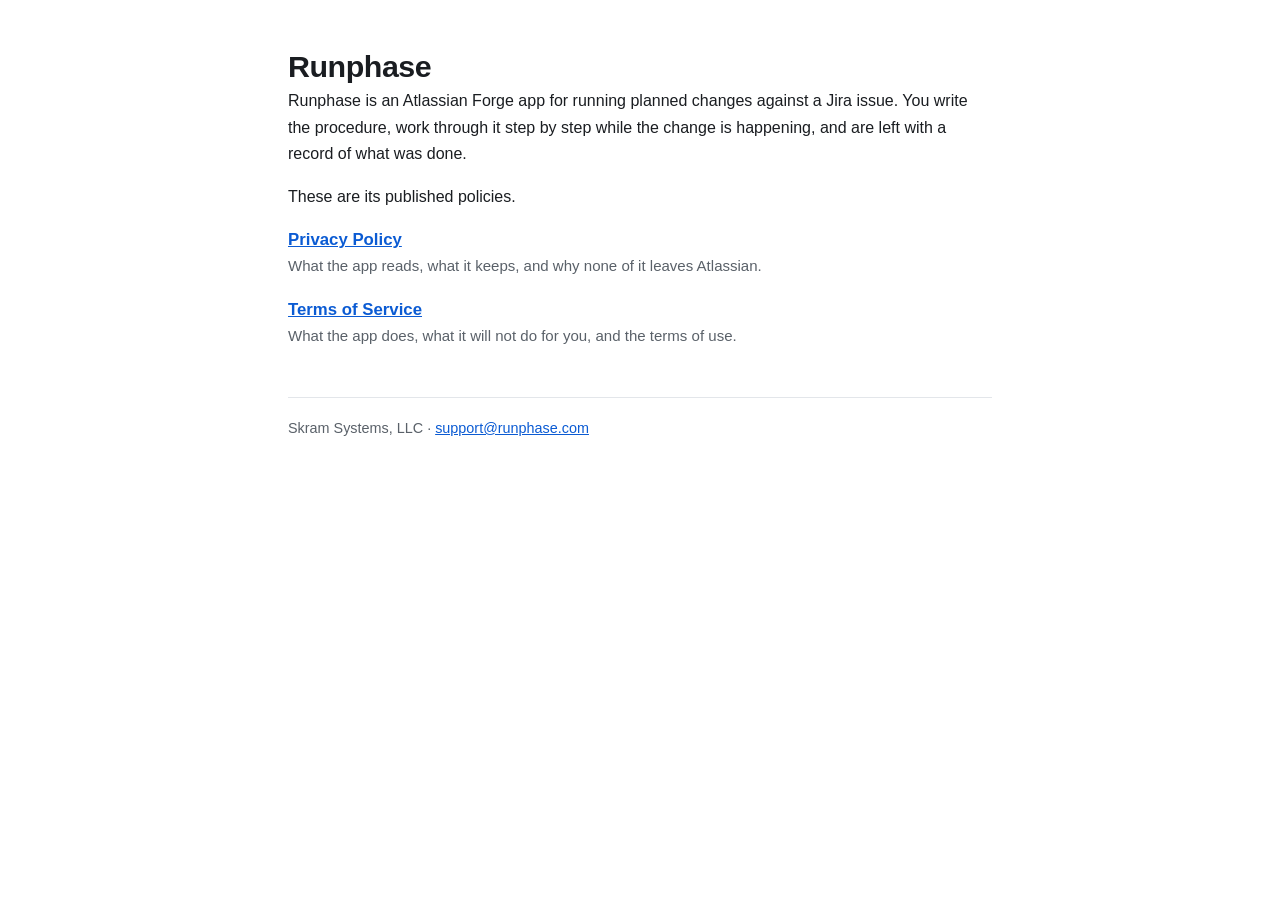
<file: index.html>
<!doctype html>
<html lang="en">
<head>
<meta charset="utf-8">
<meta name="viewport" content="width=device-width, initial-scale=1">
<title>Runphase Legal</title>
<link rel="stylesheet" href="style.css">
</head>
<body>
<main>

<h1>Runphase</h1>

<p>Runphase is an Atlassian Forge app for running planned changes against a
Jira issue. You write the procedure, work through it step by step while the
change is happening, and are left with a record of what was done.</p>

<p>These are its published policies.</p>

<ul class="index-list">
  <li>
    <a href="privacy-policy.html">Privacy Policy</a>
    <span>What the app reads, what it keeps, and why none of it leaves
    Atlassian.</span>
  </li>
  <li>
    <a href="terms-of-service.html">Terms of Service</a>
    <span>What the app does, what it will not do for you, and the terms of
    use.</span>
  </li>
</ul>

<footer>
  Skram Systems, LLC &middot;
  <a href="mailto:support@runphase.com">support@runphase.com</a>
</footer>

</main>
</body>
</html>
</file>
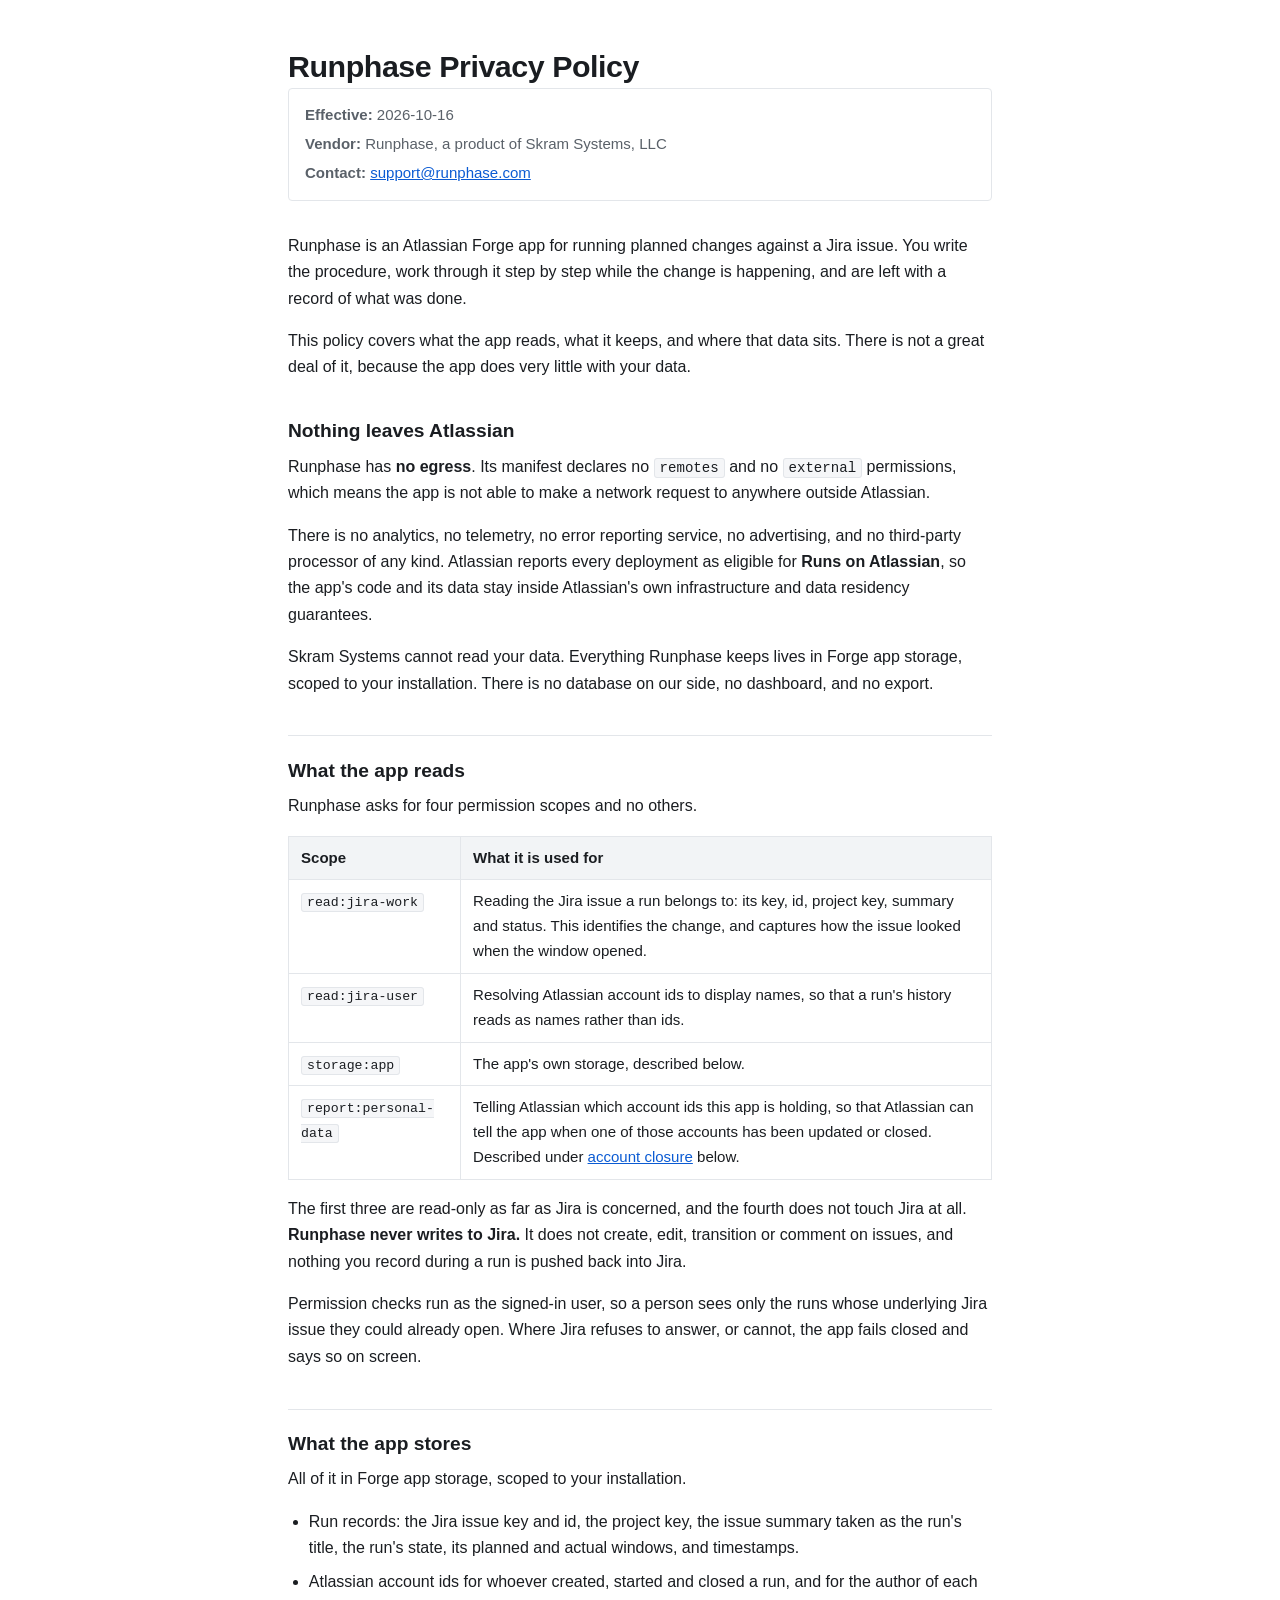
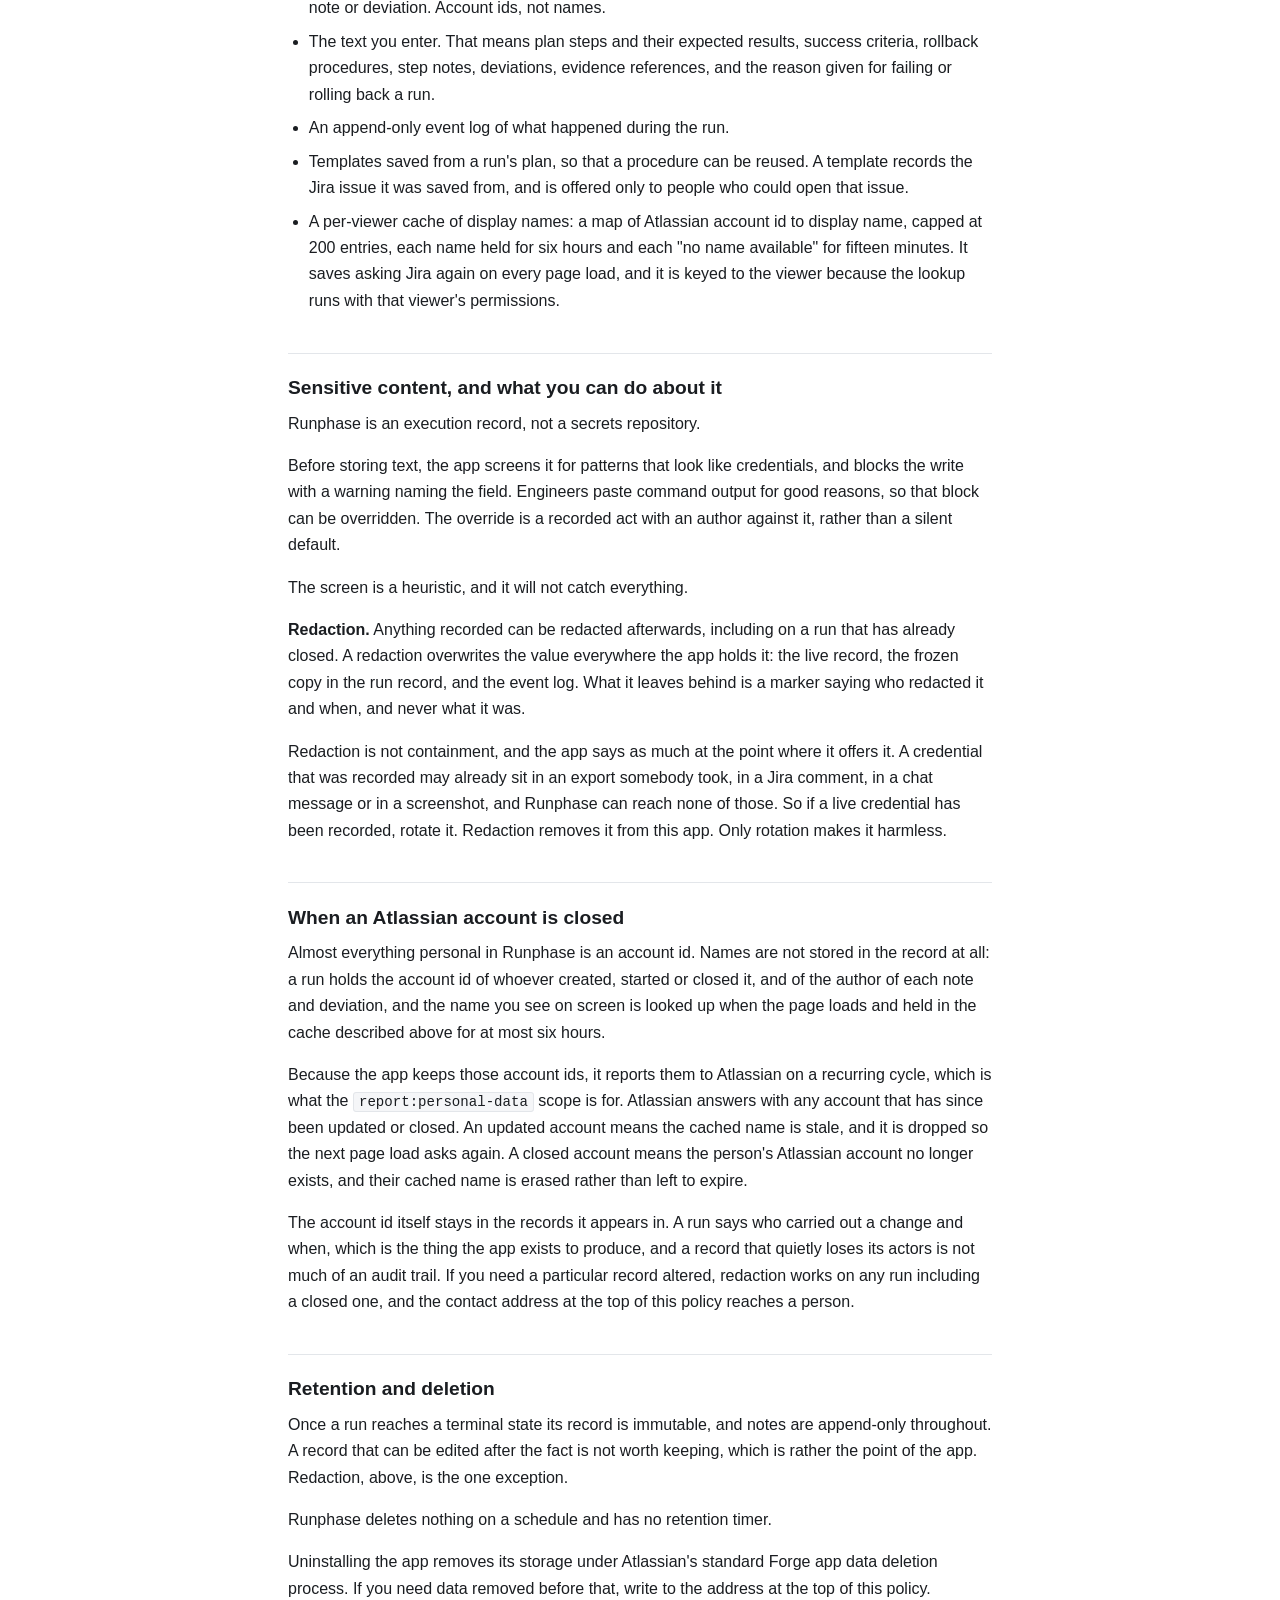
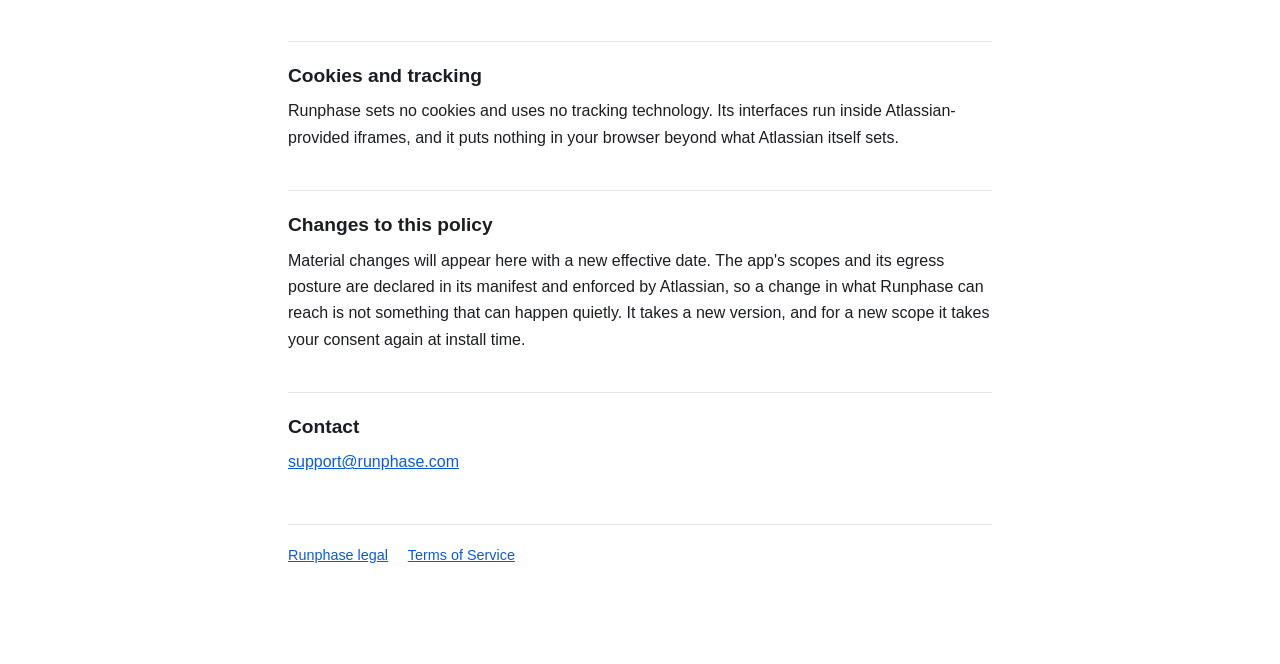
<file: privacy-policy.html>
<!doctype html>
<html lang="en">
<head>
<meta charset="utf-8">
<meta name="viewport" content="width=device-width, initial-scale=1">
<title>Runphase Privacy Policy</title>
<link rel="stylesheet" href="style.css">
</head>
<body>
<main>

<h1>Runphase Privacy Policy</h1>

<div class="meta">
  <div><strong>Effective:</strong> 2026-10-16</div>
  <div><strong>Vendor:</strong> Runphase, a product of Skram Systems, LLC</div>
  <div><strong>Contact:</strong> <a href="mailto:support@runphase.com">support@runphase.com</a></div>
</div>

<p>Runphase is an Atlassian Forge app for running planned changes against a Jira
issue. You write the procedure, work through it step by step while the change is
happening, and are left with a record of what was done.</p>

<p>This policy covers what the app reads, what it keeps, and where that data
sits. There is not a great deal of it, because the app does very little with
your data.</p>

<h2>Nothing leaves Atlassian</h2>

<p>Runphase has <strong>no egress</strong>. Its manifest declares no
<code>remotes</code> and no <code>external</code> permissions, which means the
app is not able to make a network request to anywhere outside Atlassian.</p>

<p>There is no analytics, no telemetry, no error reporting service, no
advertising, and no third-party processor of any kind. Atlassian reports every
deployment as eligible for <strong>Runs on Atlassian</strong>, so the app's code
and its data stay inside Atlassian's own infrastructure and data residency
guarantees.</p>

<p>Skram Systems cannot read your data. Everything Runphase keeps lives in Forge
app storage, scoped to your installation. There is no database on our side, no
dashboard, and no export.</p>

<h2>What the app reads</h2>

<p>Runphase asks for four permission scopes and no others.</p>

<table>
  <thead>
    <tr><th>Scope</th><th>What it is used for</th></tr>
  </thead>
  <tbody>
    <tr>
      <td><code>read:jira-work</code></td>
      <td>Reading the Jira issue a run belongs to: its key, id, project key,
      summary and status. This identifies the change, and captures how the
      issue looked when the window opened.</td>
    </tr>
    <tr>
      <td><code>read:jira-user</code></td>
      <td>Resolving Atlassian account ids to display names, so that a run's
      history reads as names rather than ids.</td>
    </tr>
    <tr>
      <td><code>storage:app</code></td>
      <td>The app's own storage, described below.</td>
    </tr>
    <tr>
      <td><code>report:personal-data</code></td>
      <td>Telling Atlassian which account ids this app is holding, so that
      Atlassian can tell the app when one of those accounts has been updated
      or closed. Described under <a href="#closure">account closure</a>
      below.</td>
    </tr>
  </tbody>
</table>

<p>The first three are read-only as far as Jira is concerned, and the fourth
does not touch Jira at all. <strong>Runphase never writes to Jira.</strong> It
does not create, edit, transition or comment on issues, and nothing you record
during a run is pushed back into Jira.</p>

<p>Permission checks run as the signed-in user, so a person sees only the runs
whose underlying Jira issue they could already open. Where Jira refuses to
answer, or cannot, the app fails closed and says so on screen.</p>

<h2>What the app stores</h2>

<p>All of it in Forge app storage, scoped to your installation.</p>

<ul>
  <li>Run records: the Jira issue key and id, the project key, the issue summary
  taken as the run's title, the run's state, its planned and actual windows, and
  timestamps.</li>
  <li>Atlassian account ids for whoever created, started and closed a run, and
  for the author of each note or deviation. Account ids, not names.</li>
  <li>The text you enter. That means plan steps and their expected results,
  success criteria, rollback procedures, step notes, deviations, evidence
  references, and the reason given for failing or rolling back a run.</li>
  <li>An append-only event log of what happened during the run.</li>
  <li>Templates saved from a run's plan, so that a procedure can be reused. A
  template records the Jira issue it was saved from, and is offered only to
  people who could open that issue.</li>
  <li>A per-viewer cache of display names: a map of Atlassian account id to
  display name, capped at 200 entries, each name held for six hours and each
  "no name available" for fifteen minutes. It saves asking Jira again on every
  page load, and it is keyed to the viewer because the lookup runs with that
  viewer's permissions.</li>
</ul>

<h2>Sensitive content, and what you can do about it</h2>

<p>Runphase is an execution record, not a secrets repository.</p>

<p>Before storing text, the app screens it for patterns that look like
credentials, and blocks the write with a warning naming the field. Engineers
paste command output for good reasons, so that block can be overridden. The
override is a recorded act with an author against it, rather than a silent
default.</p>

<p>The screen is a heuristic, and it will not catch everything.</p>

<p><strong>Redaction.</strong> Anything recorded can be redacted afterwards,
including on a run that has already closed. A redaction overwrites the value
everywhere the app holds it: the live record, the frozen copy in the run record,
and the event log. What it leaves behind is a marker saying who redacted it and
when, and never what it was.</p>

<p>Redaction is not containment, and the app says as much at the point where it
offers it. A credential that was recorded may already sit in an export somebody
took, in a Jira comment, in a chat message or in a screenshot, and Runphase can
reach none of those. So if a live credential has been recorded, rotate it.
Redaction removes it from this app. Only rotation makes it harmless.</p>

<h2 id="closure">When an Atlassian account is closed</h2>

<p>Almost everything personal in Runphase is an account id. Names are not
stored in the record at all: a run holds the account id of whoever created,
started or closed it, and of the author of each note and deviation, and the
name you see on screen is looked up when the page loads and held in the cache
described above for at most six hours.</p>

<p>Because the app keeps those account ids, it reports them to Atlassian on a
recurring cycle, which is what the <code>report:personal-data</code> scope is
for. Atlassian answers with any account that has since been updated or closed.
An updated account means the cached name is stale, and it is dropped so the
next page load asks again. A closed account means the person's Atlassian
account no longer exists, and their cached name is erased rather than left to
expire.</p>

<p>The account id itself stays in the records it appears in. A run says who
carried out a change and when, which is the thing the app exists to produce,
and a record that quietly loses its actors is not much of an audit trail. If
you need a particular record altered, redaction works on any run including a
closed one, and the contact address at the top of this policy reaches a
person.</p>

<h2>Retention and deletion</h2>

<p>Once a run reaches a terminal state its record is immutable, and notes are
append-only throughout. A record that can be edited after the fact is not worth
keeping, which is rather the point of the app. Redaction, above, is the one
exception.</p>

<p>Runphase deletes nothing on a schedule and has no retention timer.</p>

<p>Uninstalling the app removes its storage under Atlassian's standard Forge app
data deletion process. If you need data removed before that, write to the
address at the top of this policy.</p>

<h2>Cookies and tracking</h2>

<p>Runphase sets no cookies and uses no tracking technology. Its interfaces run
inside Atlassian-provided iframes, and it puts nothing in your browser beyond
what Atlassian itself sets.</p>

<h2>Changes to this policy</h2>

<p>Material changes will appear here with a new effective date. The app's scopes
and its egress posture are declared in its manifest and enforced by Atlassian,
so a change in what Runphase can reach is not something that can happen quietly.
It takes a new version, and for a new scope it takes your consent again at
install time.</p>

<h2>Contact</h2>

<p><a href="mailto:support@runphase.com">support@runphase.com</a></p>

<footer>
  <a href="index.html">Runphase legal</a>
  <a href="terms-of-service.html">Terms of Service</a>
</footer>

</main>
</body>
</html>
</file>
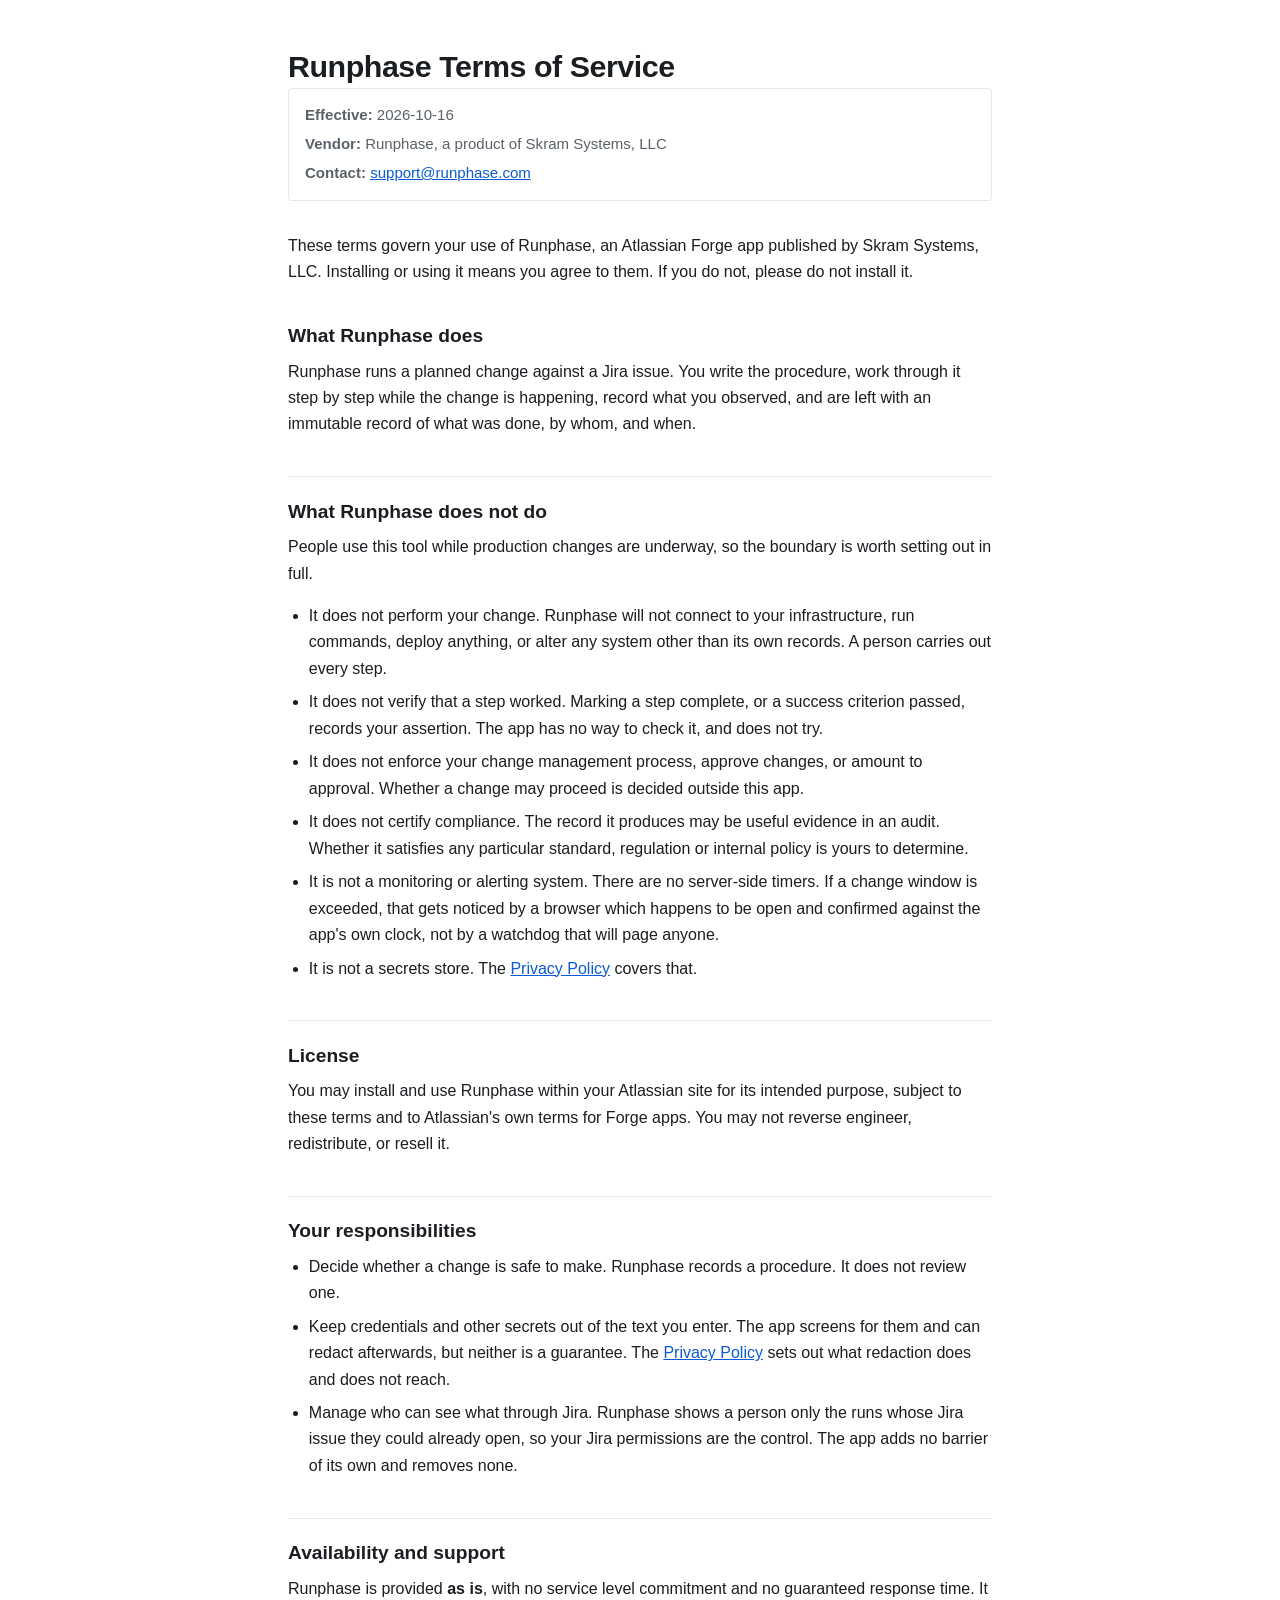
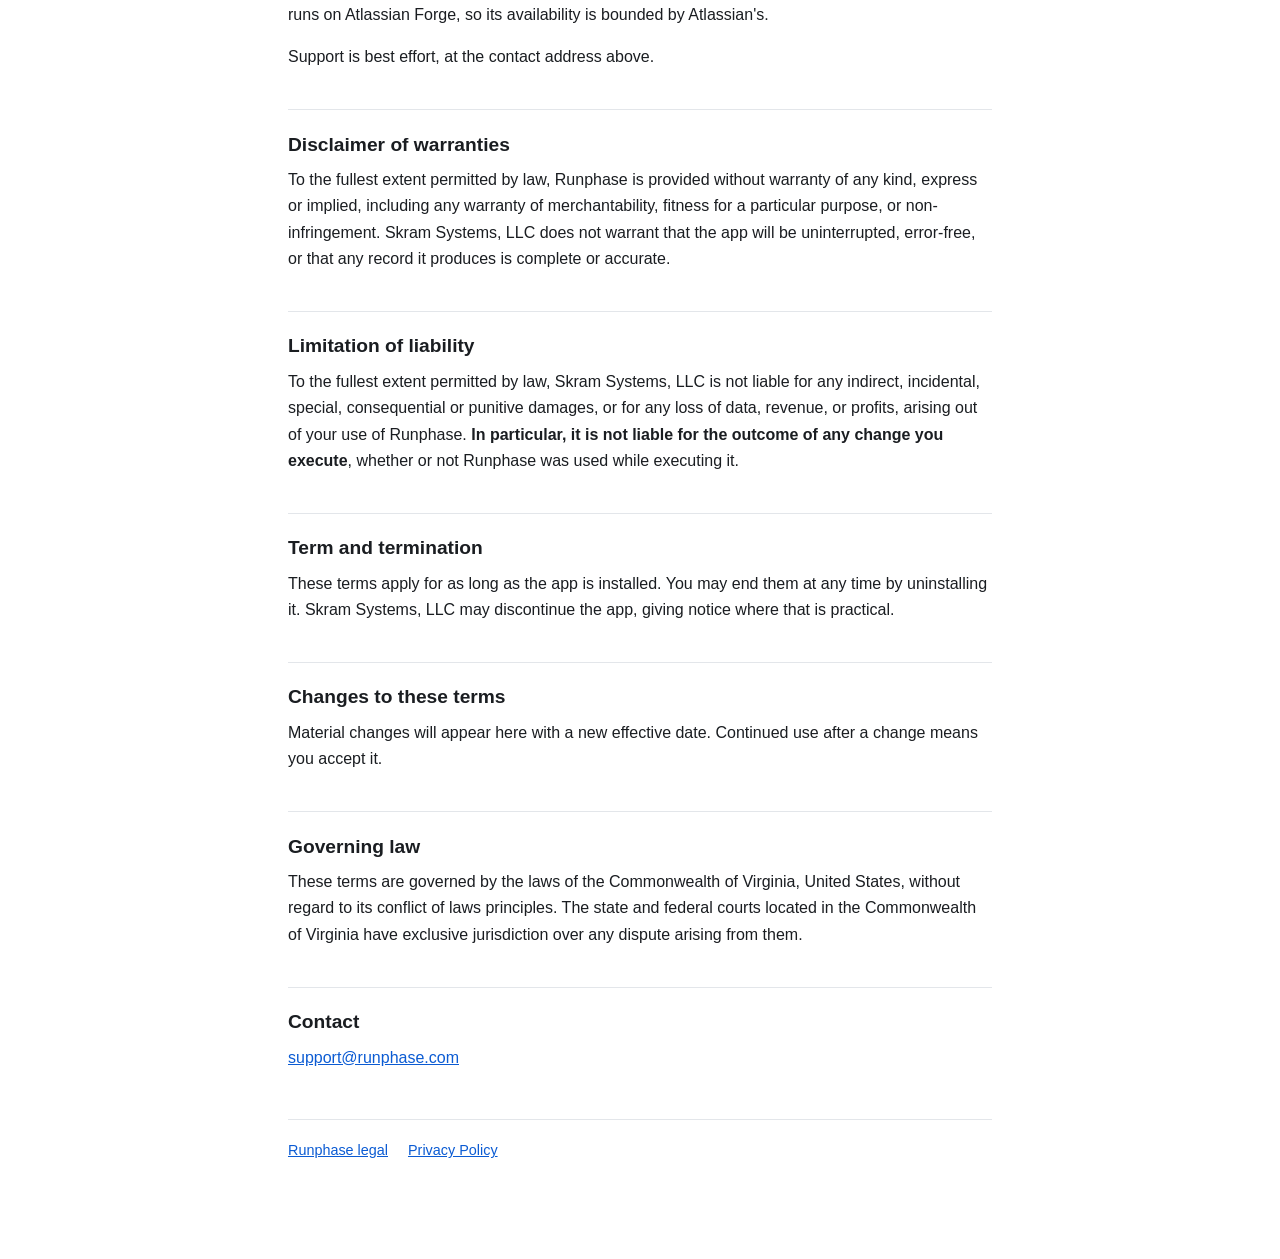
<file: terms-of-service.html>
<!doctype html>
<html lang="en">
<head>
<meta charset="utf-8">
<meta name="viewport" content="width=device-width, initial-scale=1">
<title>Runphase Terms of Service</title>
<link rel="stylesheet" href="style.css">
</head>
<body>
<main>

<h1>Runphase Terms of Service</h1>

<div class="meta">
  <div><strong>Effective:</strong> 2026-10-16</div>
  <div><strong>Vendor:</strong> Runphase, a product of Skram Systems, LLC</div>
  <div><strong>Contact:</strong> <a href="mailto:support@runphase.com">support@runphase.com</a></div>
</div>

<p>These terms govern your use of Runphase, an Atlassian Forge app published by
Skram Systems, LLC. Installing or using it means you agree to them. If you do
not, please do not install it.</p>

<h2>What Runphase does</h2>

<p>Runphase runs a planned change against a Jira issue. You write the procedure,
work through it step by step while the change is happening, record what you
observed, and are left with an immutable record of what was done, by whom, and
when.</p>

<h2>What Runphase does not do</h2>

<p>People use this tool while production changes are underway, so the boundary
is worth setting out in full.</p>

<ul>
  <li>It does not perform your change. Runphase will not connect to your
  infrastructure, run commands, deploy anything, or alter any system other than
  its own records. A person carries out every step.</li>
  <li>It does not verify that a step worked. Marking a step complete, or a
  success criterion passed, records your assertion. The app has no way to check
  it, and does not try.</li>
  <li>It does not enforce your change management process, approve changes, or
  amount to approval. Whether a change may proceed is decided outside this
  app.</li>
  <li>It does not certify compliance. The record it produces may be useful
  evidence in an audit. Whether it satisfies any particular standard, regulation
  or internal policy is yours to determine.</li>
  <li>It is not a monitoring or alerting system. There are no server-side
  timers. If a change window is exceeded, that gets noticed by a browser which
  happens to be open and confirmed against the app's own clock, not by a
  watchdog that will page anyone.</li>
  <li>It is not a secrets store. The <a href="privacy-policy.html">Privacy
  Policy</a> covers that.</li>
</ul>

<h2>License</h2>

<p>You may install and use Runphase within your Atlassian site for its intended
purpose, subject to these terms and to Atlassian's own terms for Forge apps. You
may not reverse engineer, redistribute, or resell it.</p>

<h2>Your responsibilities</h2>

<ul>
  <li>Decide whether a change is safe to make. Runphase records a procedure. It
  does not review one.</li>
  <li>Keep credentials and other secrets out of the text you enter. The app
  screens for them and can redact afterwards, but neither is a guarantee. The
  <a href="privacy-policy.html">Privacy Policy</a> sets out what redaction does
  and does not reach.</li>
  <li>Manage who can see what through Jira. Runphase shows a person only the
  runs whose Jira issue they could already open, so your Jira permissions are
  the control. The app adds no barrier of its own and removes none.</li>
</ul>

<h2>Availability and support</h2>

<p>Runphase is provided <strong>as is</strong>, with no service level commitment
and no guaranteed response time. It runs on Atlassian Forge, so its availability
is bounded by Atlassian's.</p>

<p>Support is best effort, at the contact address above.</p>

<h2>Disclaimer of warranties</h2>

<p>To the fullest extent permitted by law, Runphase is provided without
warranty of any kind, express or implied, including any warranty of
merchantability, fitness for a particular purpose, or non-infringement. Skram
Systems, LLC does not warrant that the app will be uninterrupted, error-free, or
that any record it produces is complete or accurate.</p>

<h2>Limitation of liability</h2>

<p>To the fullest extent permitted by law, Skram Systems, LLC is not liable for
any indirect, incidental, special, consequential or punitive damages, or for any
loss of data, revenue, or profits, arising out of your use of Runphase.
<strong>In particular, it is not liable for the outcome of any change you
execute</strong>, whether or not Runphase was used while executing it.</p>

<h2>Term and termination</h2>

<p>These terms apply for as long as the app is installed. You may end them at
any time by uninstalling it. Skram Systems, LLC may discontinue the app, giving
notice where that is practical.</p>

<h2>Changes to these terms</h2>

<p>Material changes will appear here with a new effective date. Continued use
after a change means you accept it.</p>

<h2>Governing law</h2>

<p>These terms are governed by the laws of the Commonwealth of Virginia,
United States, without regard to its conflict of laws principles. The state
and federal courts located in the Commonwealth of Virginia have exclusive
jurisdiction over any dispute arising from them.</p>

<h2>Contact</h2>

<p><a href="mailto:support@runphase.com">support@runphase.com</a></p>

<footer>
  <a href="index.html">Runphase legal</a>
  <a href="privacy-policy.html">Privacy Policy</a>
</footer>

</main>
</body>
</html>
</file>
<file: style.css>
:root {
  color-scheme: light dark;
  --bg: #ffffff;
  --text: #1a1d21;
  --text-sub: #5a6169;
  --rule: #e3e6ea;
  --rule-2: #c9ced4;
  --link: #0b5bd3;
  --fill-bg: #fff3c4;
  --fill-text: #6b4e00;
  --fill-rule: #e0b400;
}

@media (prefers-color-scheme: dark) {
  :root:not([data-theme='light']) {
    --bg: #15181c;
    --text: #e6e8eb;
    --text-sub: #9aa2ab;
    --rule: #2a2f36;
    --rule-2: #3c434c;
    --link: #79aaff;
    --fill-bg: #3d3005;
    --fill-text: #f0d37a;
    --fill-rule: #8a6d00;
  }
}

:root[data-theme='dark'] {
  --bg: #15181c;
  --text: #e6e8eb;
  --text-sub: #9aa2ab;
  --rule: #2a2f36;
  --rule-2: #3c434c;
  --link: #79aaff;
  --fill-bg: #3d3005;
  --fill-text: #f0d37a;
  --fill-rule: #8a6d00;
}

* {
  box-sizing: border-box;
}

body {
  margin: 0;
  padding: 48px 16px 96px;
  background: var(--bg);
  color: var(--text);
  font: 16px/1.65 -apple-system, BlinkMacSystemFont, 'Segoe UI', Roboto, Helvetica, Arial, sans-serif;
  -webkit-text-size-adjust: 100%;
}

main {
  max-width: 44rem;
  margin: 0 auto;
}

h1 {
  margin: 0 0 4px;
  font-size: 1.9rem;
  line-height: 1.2;
  letter-spacing: -0.015em;
}

h2 {
  margin: 2.4rem 0 0.6rem;
  padding-top: 1.4rem;
  border-top: 1px solid var(--rule);
  font-size: 1.2rem;
  line-height: 1.3;
}

h2:first-of-type {
  border-top: none;
  padding-top: 0;
}

p,
ul,
table {
  margin: 0 0 1rem;
}

ul {
  padding-left: 1.3rem;
}

li {
  margin-bottom: 0.45rem;
}

a {
  color: var(--link);
}

strong {
  font-weight: 600;
}

table {
  width: 100%;
  border-collapse: collapse;
  font-size: 0.94rem;
  display: block;
  overflow-x: auto;
}

th,
td {
  padding: 9px 12px;
  border: 1px solid var(--rule);
  text-align: left;
  vertical-align: top;
}

th {
  background: color-mix(in srgb, var(--rule) 45%, transparent);
  font-weight: 600;
}

code {
  padding: 1px 5px;
  border: 1px solid var(--rule);
  border-radius: 3px;
  background: color-mix(in srgb, var(--rule) 35%, transparent);
  font-family: ui-monospace, SFMono-Regular, Menlo, Consolas, monospace;
  font-size: 0.88em;
}

.meta {
  margin: 0 0 2rem;
  padding: 14px 16px;
  border: 1px solid var(--rule);
  border-radius: 4px;
  color: var(--text-sub);
  font-size: 0.94rem;
}

.meta div + div {
  margin-top: 4px;
}

/* Deliberately loud: an unfilled placeholder must be impossible to publish by
   accident. Delete the span and leave the value. */
.fill {
  padding: 1px 6px;
  border: 1px solid var(--fill-rule);
  border-radius: 3px;
  background: var(--fill-bg);
  color: var(--fill-text);
  font-weight: 600;
  font-size: 0.9em;
}

footer {
  margin-top: 3rem;
  padding-top: 1.2rem;
  border-top: 1px solid var(--rule);
  color: var(--text-sub);
  font-size: 0.9rem;
}

footer a {
  margin-right: 1rem;
}

.index-list {
  list-style: none;
  padding: 0;
}

.index-list li {
  margin-bottom: 1.1rem;
}

.index-list a {
  font-size: 1.05rem;
  font-weight: 600;
}

.index-list span {
  display: block;
  color: var(--text-sub);
  font-size: 0.94rem;
}
</file>
